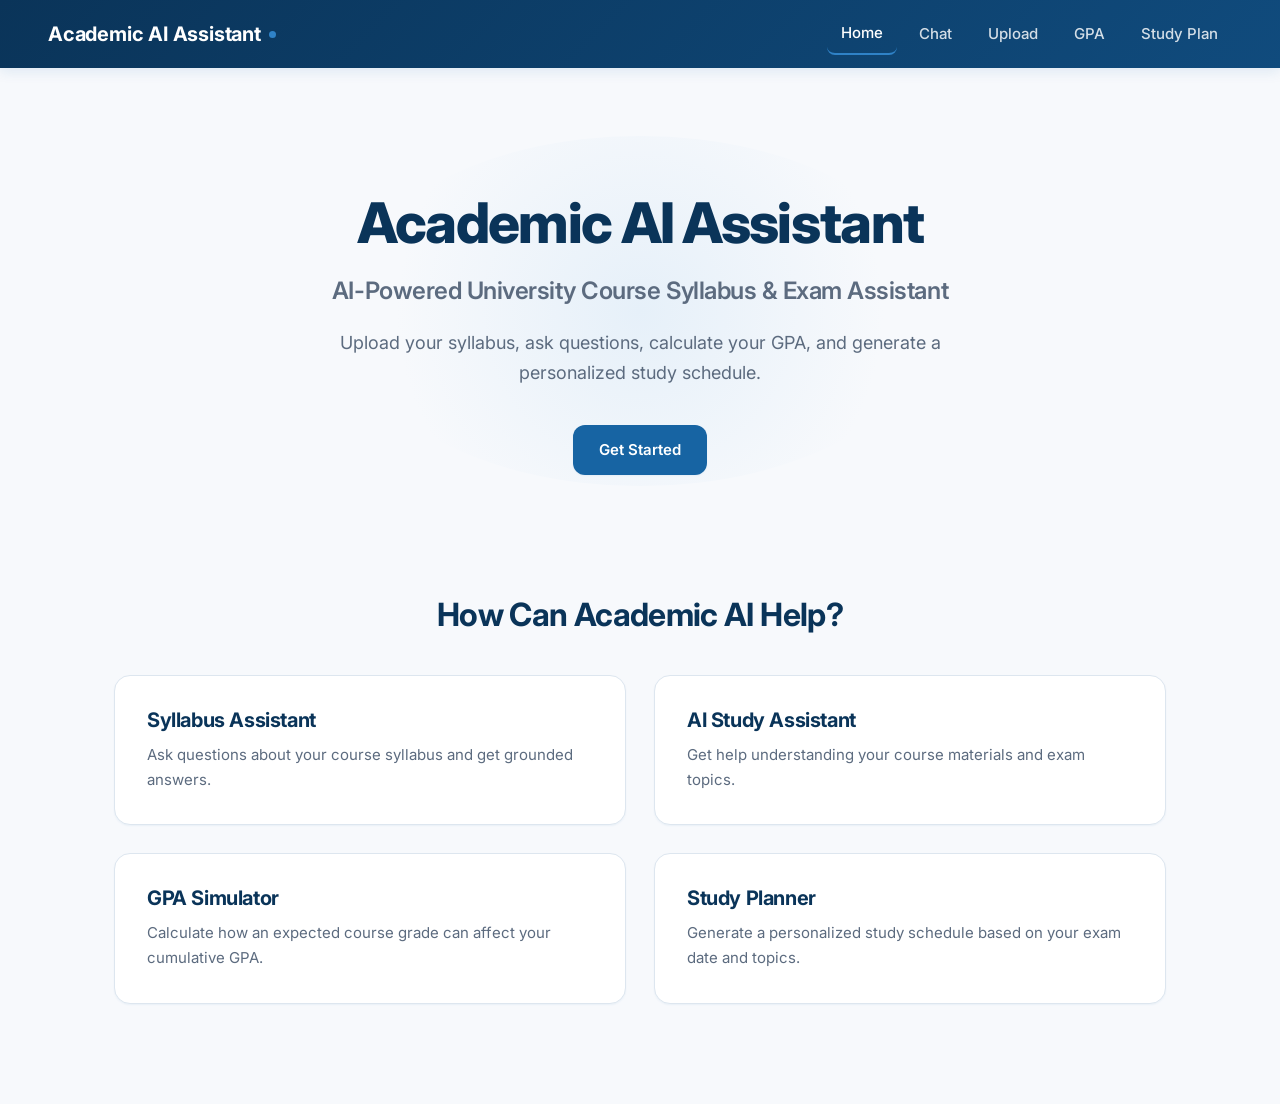
<file: frontend/index.html>
<!DOCTYPE html>
<html lang="en">

<head>
    <meta charset="UTF-8">
    <meta name="viewport" content="width=device-width, initial-scale=1.0">
    <meta name="theme-color" content="#1764a3">

    <title>Academic AI Assistant</title>

    <link rel="preconnect" href="https://fonts.googleapis.com">
    <link rel="preconnect" href="https://fonts.gstatic.com" crossorigin>
    <link href="https://fonts.googleapis.com/css2?family=Inter:wght@400;500;600;700;800&display=swap" rel="stylesheet">

    <link rel="stylesheet" href="css/style.css">
</head>

<body>
    <nav>
        <div class="logo">
            Academic AI Assistant
        </div>

        <ul>
            <li><a href="index.html" class="active">Home</a></li>
            <li><a href="pages/chat.html">Chat</a></li>
            <li><a href="pages/upload.html">Upload</a></li>
            <li><a href="pages/gpa.html">GPA</a></li>
            <li><a href="pages/study-plan.html">Study Plan</a></li>
        </ul>
    </nav>

    <div class="container">
        <h1>Academic AI Assistant</h1>

        <h2>
            AI-Powered University Course Syllabus & Exam Assistant
        </h2>

        <p>
            Upload your syllabus, ask questions, calculate your GPA,
            and generate a personalized study schedule.
        </p>

        <a href="pages/chat.html" class="primary-button">Get Started</a>
    </div>

    <section class="features">
        <h2>How Can Academic AI Help?</h2>

        <div class="feature-container">
            <div class="feature-card">
                <h3>Syllabus Assistant</h3>
                <p>
                    Ask questions about your course syllabus
                    and get grounded answers.
                </p>
            </div>

            <div class="feature-card">
                <h3>AI Study Assistant</h3>
                <p>
                    Get help understanding your course
                    materials and exam topics.
                </p>
            </div>

            <div class="feature-card">
                <h3>GPA Simulator</h3>
                <p>
                    Calculate how an expected course grade
                    can affect your cumulative GPA.
                </p>
            </div>

            <div class="feature-card">
                <h3>Study Planner</h3>
                <p>
                    Generate a personalized study schedule
                    based on your exam date and topics.
                </p>
            </div>
        </div>
    </section>
</body>

</html>
</file>
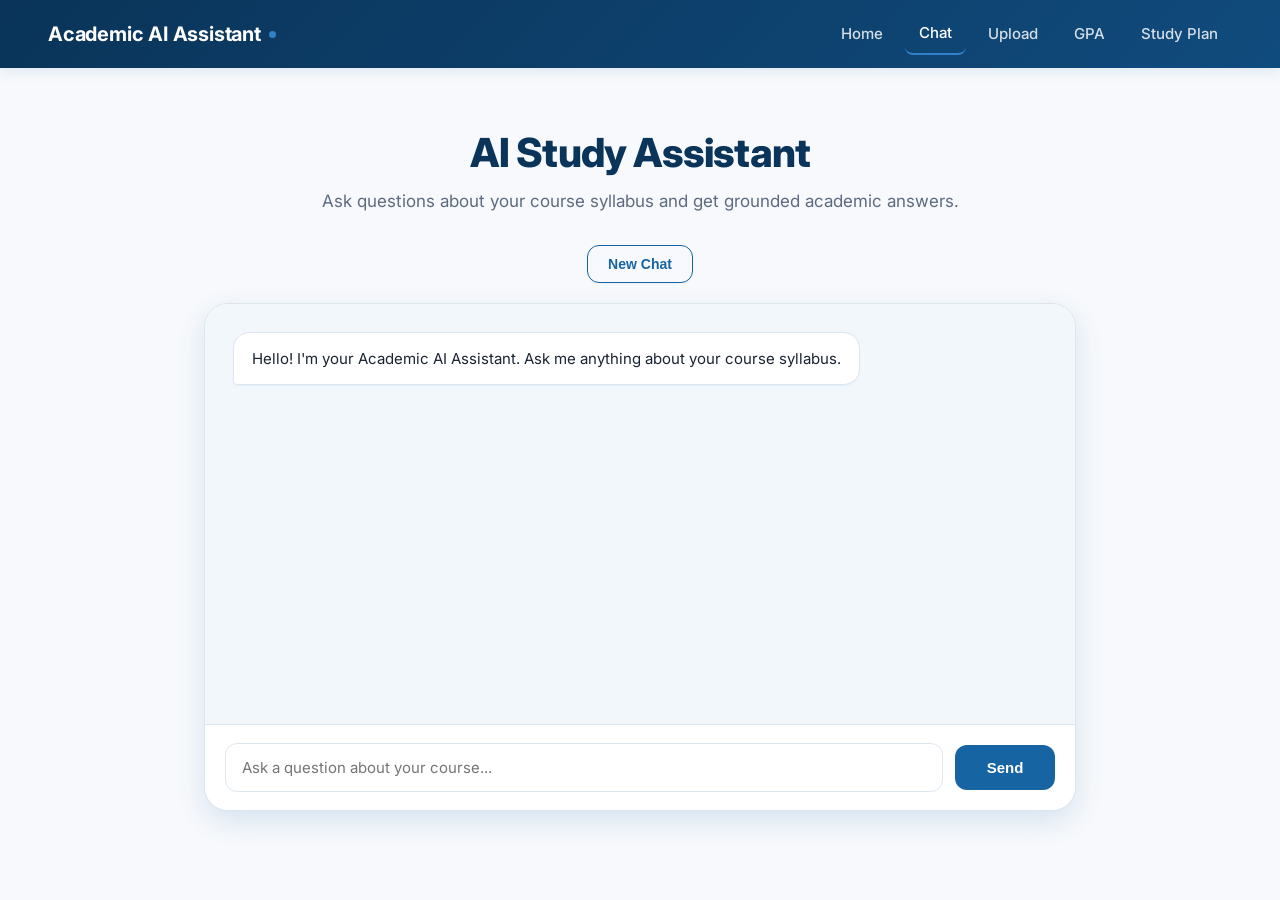
<file: frontend/pages/chat.html>
<!DOCTYPE html>
<html lang="en">

<head>
    <meta charset="UTF-8">
    <meta name="viewport" content="width=device-width, initial-scale=1.0">
    <meta name="theme-color" content="#1764a3">

    <title>AI Chat - Academic AI Assistant</title>

    <link rel="preconnect" href="https://fonts.googleapis.com">
    <link rel="preconnect" href="https://fonts.gstatic.com" crossorigin>
    <link href="https://fonts.googleapis.com/css2?family=Inter:wght@400;500;600;700;800&display=swap" rel="stylesheet">

    <link rel="stylesheet" href="../css/style.css">
</head>

<body>

    <nav>
        <div class="logo">
            Academic AI Assistant
        </div>

        <ul>
            <li><a href="../index.html">Home</a></li>
            <li><a href="chat.html" class="active">Chat</a></li>
            <li><a href="upload.html">Upload</a></li>
            <li><a href="gpa.html">GPA</a></li>
            <li><a href="study-plan.html">Study Plan</a></li>
        </ul>
    </nav>

    <main class="chat-page">

        <h1>AI Study Assistant</h1>

        <p class="chat-description">
            Ask questions about your course syllabus and get
            grounded academic answers.
        </p>

        <div class="chat-container">

            <div class="chat-messages">

                <div class="message assistant-message">
                    Hello! I'm your Academic AI Assistant.
                    Ask me anything about your course syllabus.
                </div>

            </div>

            <div class="chat-input-area">

                <input
                    type="text"
                    id="chat-input"
                    placeholder="Ask a question about your course..."
                >

                <button id="send-button">
                    Send
                </button>

            </div>

        </div>

    </main>
    <script src="../js/chat.js"></script>
</body>

</html>
</file>
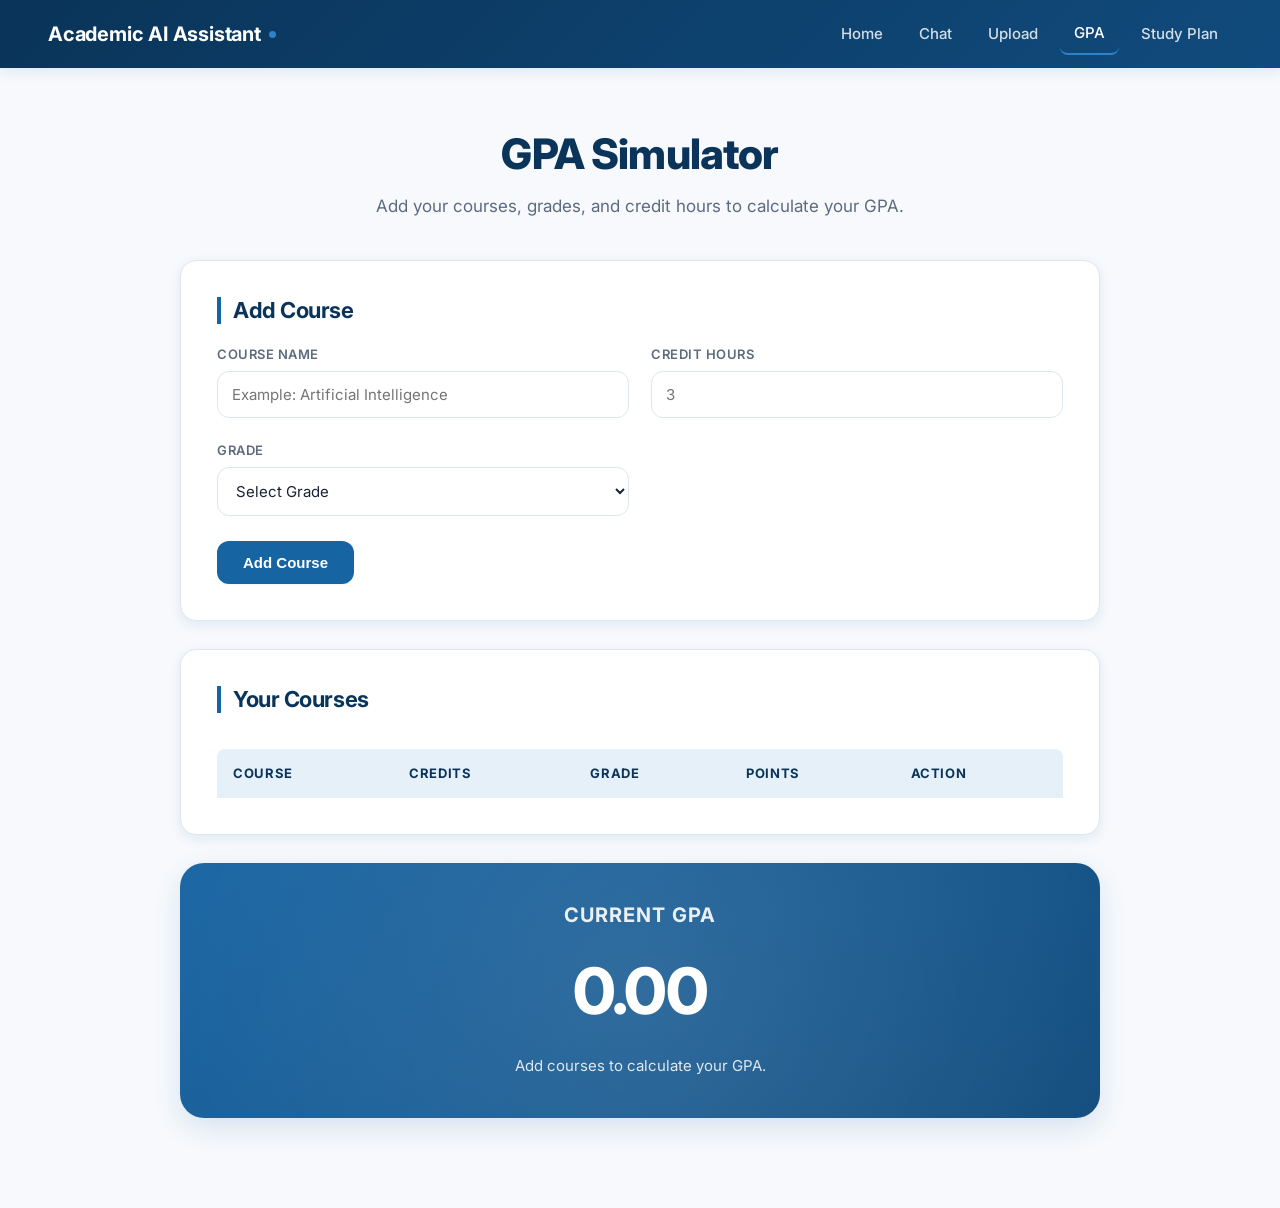
<file: frontend/pages/gpa.html>
<!DOCTYPE html>
<html lang="en">
<head>
    <meta charset="UTF-8">
    <meta name="viewport" content="width=device-width, initial-scale=1.0">
    <meta name="theme-color" content="#1764a3">

    <title>GPA Calculator - Academic AI Assistant</title>

    <link rel="preconnect" href="https://fonts.googleapis.com">
    <link rel="preconnect" href="https://fonts.gstatic.com" crossorigin>
    <link href="https://fonts.googleapis.com/css2?family=Inter:wght@400;500;600;700;800&display=swap" rel="stylesheet">

    <link rel="stylesheet" href="../css/style.css">
</head>

<body>

    <nav>
        <div class="logo">
            Academic AI Assistant
        </div>

        <ul>
            <li><a href="../index.html">Home</a></li>
            <li><a href="chat.html">Chat</a></li>
            <li><a href="upload.html">Upload</a></li>
            <li><a href="gpa.html" class="active">GPA</a></li>
            <li><a href="study-plan.html">Study Plan</a></li>
        </ul>
    </nav>

    <main class="page-container">

        <section class="page-header">

            <h1>GPA Simulator</h1>

            <p>
                Add your courses, grades, and credit hours to calculate
                your GPA.
            </p>

        </section>

        <section class="gpa-card">

            <h2>Add Course</h2>

            <div class="form-grid">

                <div class="form-group">

                    <label for="courseName">
                        Course Name
                    </label>

                    <input
                        type="text"
                        id="courseName"
                        placeholder="Example: Artificial Intelligence"
                    >

                </div>

                <div class="form-group">

                    <label for="creditHours">
                        Credit Hours
                    </label>

                    <input
                        type="number"
                        id="creditHours"
                        min="1"
                        max="10"
                        placeholder="3"
                    >

                </div>

                <div class="form-group">

                    <label for="grade">
                        Grade
                    </label>

                    <select id="grade">

                        <option value="">Select Grade</option>

                        <option value="A">A</option>
                        <option value="A-">A-</option>
                        <option value="B+">B+</option>
                        <option value="B">B</option>
                        <option value="B-">B-</option>
                        <option value="C+">C+</option>
                        <option value="C">C</option>
                        <option value="C-">C-</option>
                        <option value="D+">D+</option>
                        <option value="D">D</option>
                        <option value="F">F</option>

                    </select>

                </div>

            </div>

            <button
                type="button"
                id="addCourseButton"
                class="primary-button"
            >
                Add Course
            </button>

        </section>

        <section class="courses-card">

            <h2>Your Courses</h2>

            <div class="table-container">

                <table>

                    <thead>

                        <tr>
                            <th>Course</th>
                            <th>Credits</th>
                            <th>Grade</th>
                            <th>Points</th>
                            <th>Action</th>
                        </tr>

                    </thead>

                    <tbody id="courseTable">

                    </tbody>

                </table>

            </div>

        </section>

        <section class="gpa-result">

            <h2>Current GPA</h2>

            <div id="gpaValue">
                0.00
            </div>

            <p>
                Add courses to calculate your GPA.
            </p>

        </section>

    </main>

    <script src="../js/gpa.js"></script>

</body>
</html>
</file>
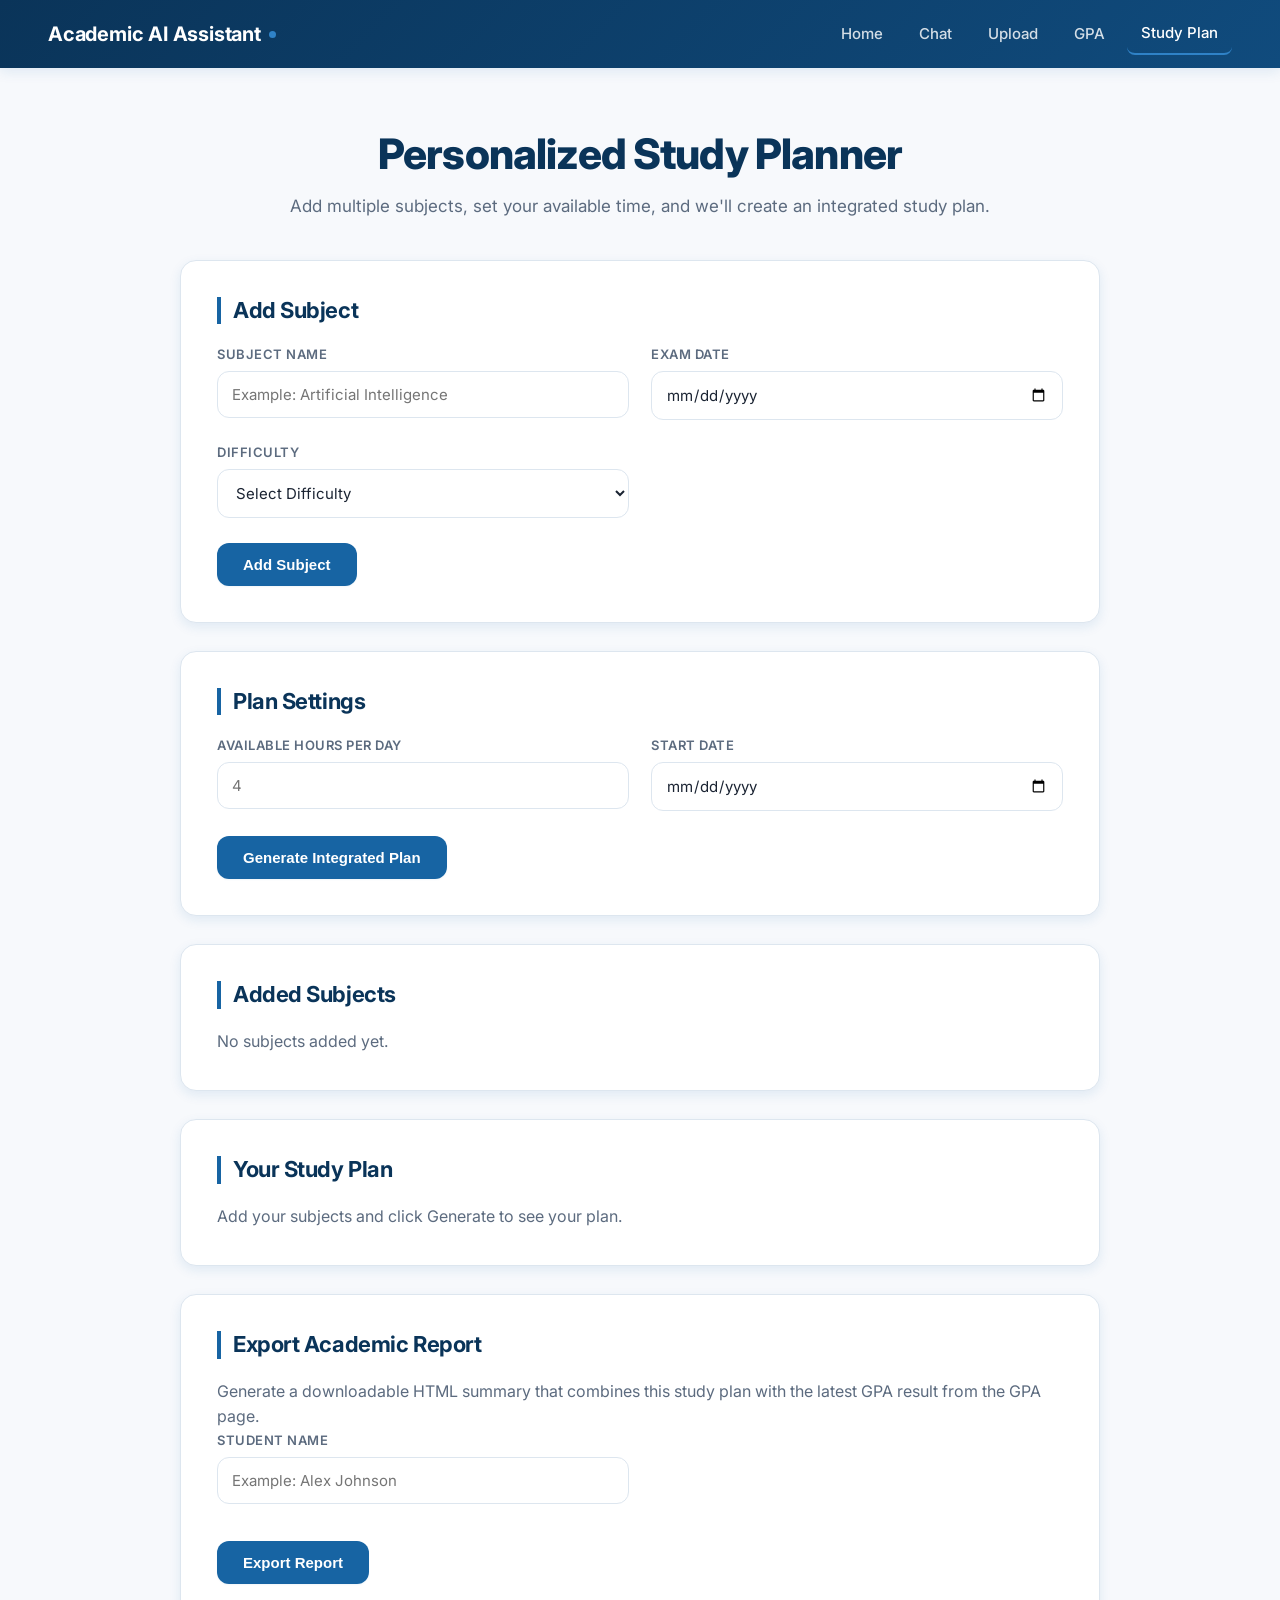
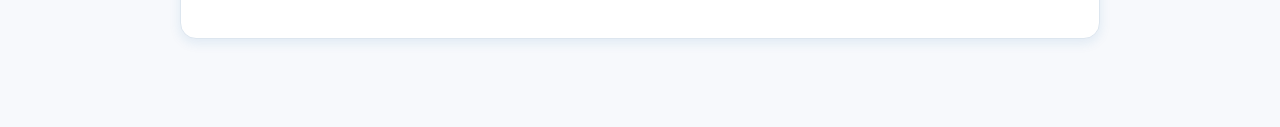
<file: frontend/pages/study-plan.html>
<!DOCTYPE html>
<html lang="en">
<head>
    <meta charset="UTF-8">
    <meta name="viewport" content="width=device-width, initial-scale=1.0">
    <meta name="theme-color" content="#1764a3">

    <title>Study Plan - Academic AI Assistant</title>

    <link rel="preconnect" href="https://fonts.googleapis.com">
    <link rel="preconnect" href="https://fonts.gstatic.com" crossorigin>
    <link href="https://fonts.googleapis.com/css2?family=Inter:wght@400;500;600;700;800&display=swap" rel="stylesheet">

    <link rel="stylesheet" href="../css/style.css">
</head>

<body>

    <nav>

        <div class="logo">
            Academic AI Assistant
        </div>

        <ul>
            <li><a href="../index.html">Home</a></li>
            <li><a href="chat.html">Chat</a></li>
            <li><a href="upload.html">Upload</a></li>
            <li><a href="gpa.html">GPA</a></li>
            <li><a href="study-plan.html" class="active">Study Plan</a></li>
        </ul>

    </nav>

    <main class="page-container">

        <section class="page-header">

            <h1>Personalized Study Planner</h1>

            <p>
                Add multiple subjects, set your available time, and we'll create an integrated study plan.
            </p>

        </section>

        <section class="study-card">

            <h2>Add Subject</h2>

            <div class="form-grid">

                <div class="form-group">
                    <label for="subject">Subject Name</label>
                    <input type="text" id="subject" placeholder="Example: Artificial Intelligence">
                </div>

                <div class="form-group">
                    <label for="examDate">Exam Date</label>
                    <input type="date" id="examDate">
                </div>

                <div class="form-group">
                    <label for="difficulty">Difficulty</label>
                    <select id="difficulty">
                        <option value="">Select Difficulty</option>
                        <option value="Easy">Easy</option>
                        <option value="Medium">Medium</option>
                        <option value="Hard">Hard</option>
                    </select>
                </div>

            </div>

            <button type="button" id="addSubjectButton" class="primary-button">
                Add Subject
            </button>

        </section>
        
        <section class="study-card">

            <h2>Plan Settings</h2>

            <div class="form-grid">
                <div class="form-group">
                    <label for="hours">Available Hours Per Day</label>
                    <input type="number" id="hours" min="1" max="24" placeholder="4">
                </div>

                <div class="form-group">
                    <label for="startDate">Start Date</label>
                    <input type="date" id="startDate">
                </div>
            </div>

            <button type="button" id="generateButton" class="primary-button">
                Generate Integrated Plan
            </button>

        </section>

        <section id="subjectsSection" class="study-card">
            <h2>Added Subjects</h2>
            <div id="subjectsList">
                <p>No subjects added yet.</p>
            </div>
        </section>

        <section id="scheduleSection" class="schedule-card">

            <h2>Your Study Plan</h2>

            <div id="scheduleResult">
                <p>Add your subjects and click Generate to see your plan.</p>
            </div>

        </section>

        <section class="study-card">
            <h2>Export Academic Report</h2>
            <p>
                Generate a downloadable HTML summary that combines this study plan
                with the latest GPA result from the GPA page.
            </p>
            <div class="form-grid">
                <div class="form-group">
                    <label for="studentName">Student Name</label>
                    <input type="text" id="studentName" placeholder="Example: Alex Johnson">
                </div>
            </div>
            <button type="button" id="exportReportButton" class="primary-button">
                Export Report
            </button>
            <p id="exportStatus" class="schedule-note"></p>
        </section>

    </main>

    <script src="../js/study-plan.js"></script>
    <script src="../js/report.js"></script>

</body>
</html>
</file>
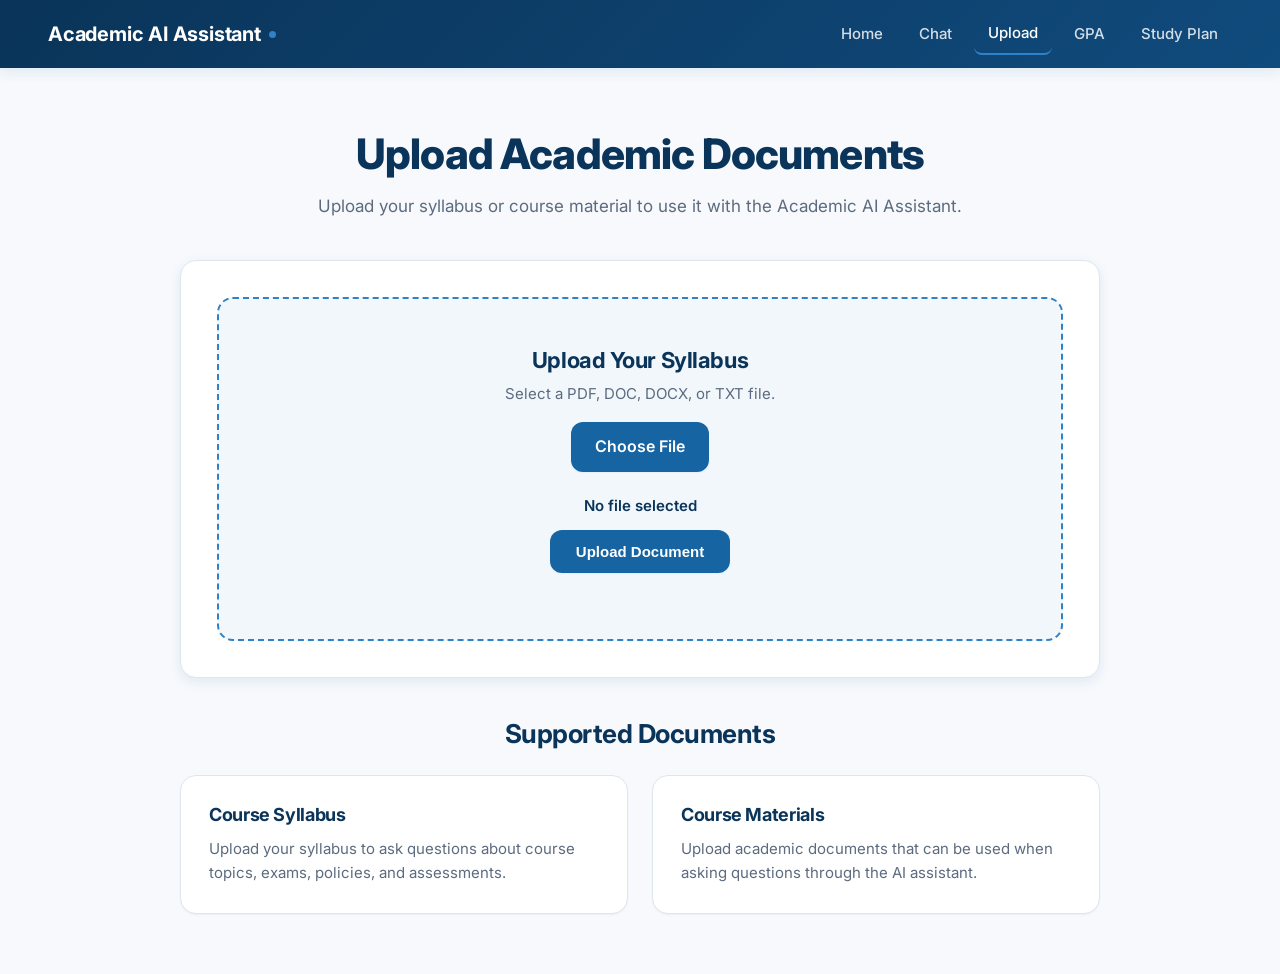
<file: frontend/pages/upload.html>
<!DOCTYPE html>
<html lang="en">
<head>
    <meta charset="UTF-8">
    <meta name="viewport" content="width=device-width, initial-scale=1.0">
    <meta name="theme-color" content="#1764a3">

    <title>Upload - Academic AI Assistant</title>

    <link rel="preconnect" href="https://fonts.googleapis.com">
    <link rel="preconnect" href="https://fonts.gstatic.com" crossorigin>
    <link href="https://fonts.googleapis.com/css2?family=Inter:wght@400;500;600;700;800&display=swap" rel="stylesheet">

    <link rel="stylesheet" href="../css/style.css">
</head>

<body>

    <nav>
        <div class="logo">
            Academic AI Assistant
        </div>

        <ul>
            <li><a href="../index.html">Home</a></li>
            <li><a href="chat.html">Chat</a></li>
            <li><a href="upload.html" class="active">Upload</a></li>
            <li><a href="gpa.html">GPA</a></li>
            <li><a href="study-plan.html">Study Plan</a></li>
        </ul>
    </nav>

    <main class="page-container">

        <section class="page-header">
            <h1>Upload Academic Documents</h1>

            <p>
                Upload your syllabus or course material to use it with
                the Academic AI Assistant.
            </p>
        </section>

        <section class="upload-card">

            <div class="upload-area">

                <h2>Upload Your Syllabus</h2>

                <p>
                    Select a PDF, DOC, DOCX, or TXT file.
                </p>

                <label for="fileInput" class="file-label">
                    Choose File
                </label>

                <input
                    type="file"
                    id="fileInput"
                    accept=".pdf,.doc,.docx,.txt"
                >

                <p id="fileName" class="file-name">
                    No file selected
                </p>

                <button
                    type="button"
                    id="uploadButton"
                    class="primary-button"
                >
                    Upload Document
                </button>

                <p id="uploadStatus" class="upload-status"></p>

            </div>

        </section>

        <section class="info-section">

            <h2>Supported Documents</h2>

            <div class="info-grid">

                <div class="info-card">
                    <h3>Course Syllabus</h3>
                    <p>
                        Upload your syllabus to ask questions about
                        course topics, exams, policies, and assessments.
                    </p>
                </div>

                <div class="info-card">
                    <h3>Course Materials</h3>
                    <p>
                        Upload academic documents that can be used
                        when asking questions through the AI assistant.
                    </p>
                </div>

            </div>

        </section>

    </main>

    <script src="../js/upload.js" defer></script>

</body>
</html>
</file>
<file: frontend/css/style.css>
@import url('https://fonts.googleapis.com/css2?family=Inter:wght@400;500;600;700;800&display=swap');

/* ==========================================================================
   Design System Variables & Palette
   ========================================================================== */
:root {
    /* Primary blues */
    --primary:        #1764a3;   /* main brand color */
    --primary-dark:   #104b7d;   /* hover / active */
    --primary-darker: #0a3459;   /* nav background, deep accents */
    --primary-light:  #2f82c7;   /* links, focus rings */
    --primary-lighter:#e6f0f9;   /* soft backgrounds, chips */
    --primary-subtle: #f2f7fc;   /* page section backgrounds */

    /* Neutrals */
    --bg:             #f7f9fc;   /* page background */
    --surface:        #ffffff;   /* cards */
    --border:         #dde6ef;   /* subtle borders */
    --text:           #1a2332;   /* primary text */
    --text-muted:     #5c6b7f;   /* secondary text */
    --text-inverse:   #ffffff;

    /* Accents */
    --success:        #16a34a;
    --warning:        #d97706;
    --danger:         #dc2626;

    /* Elevation */
    --shadow-sm: 0 1px 2px rgba(23, 100, 163, 0.06);
    --shadow-md: 0 4px 12px rgba(23, 100, 163, 0.10);
    --shadow-lg: 0 10px 28px rgba(23, 100, 163, 0.14);

    /* Radii */
    --radius-sm: 8px;
    --radius-md: 12px;
    --radius-lg: 16px;
    --radius-xl: 24px;

    /* Transitions */
    --transition: 180ms cubic-bezier(0.4, 0, 0.2, 1);
}

/* ==========================================================================
   Global Reset & Base
   ========================================================================== */
* {
    margin: 0;
    padding: 0;
    box-sizing: border-box;
}

html {
    scroll-behavior: smooth;
}

body {
    background-color: var(--bg);
    color: var(--text);
    font-family: 'Inter', system-ui, -apple-system, BlinkMacSystemFont, 'Segoe UI', Roboto, Oxygen, Ubuntu, Cantarell, sans-serif;
    font-weight: 400;
    line-height: 1.6;
    -webkit-font-smoothing: antialiased;
    -moz-osx-font-smoothing: grayscale;
}

::selection {
    background: var(--primary);
    color: var(--text-inverse);
}

h1, h2, h3, h4, h5, h6 {
    color: var(--primary-darker);
    font-weight: 700;
    letter-spacing: -0.02em;
    line-height: 1.25;
}

p {
    color: var(--text-muted);
}

a {
    color: var(--primary-light);
    transition: var(--transition);
}

/* ==========================================================================
   Navigation Bar
   ========================================================================== */
nav {
    display: flex;
    justify-content: space-between;
    align-items: center;
    background: linear-gradient(135deg, var(--primary-darker) 0%, var(--primary-dark) 100%);
    height: 68px;
    padding: 0 48px;
    position: sticky;
    top: 0;
    z-index: 100;
    box-shadow: var(--shadow-md);
}

.logo {
    color: var(--text-inverse);
    font-weight: 700;
    font-size: 20px;
    letter-spacing: -0.01em;
    display: flex;
    align-items: center;
}

.logo::after {
    content: '';
    display: inline-block;
    width: 7px;
    height: 7px;
    background: var(--primary-light);
    border-radius: 50%;
    margin-left: 8px;
}

nav ul {
    display: flex;
    list-style: none;
    align-items: center;
    gap: 8px;
}

nav ul li a {
    color: rgba(255, 255, 255, 0.82);
    text-decoration: none;
    font-weight: 500;
    font-size: 15px;
    padding: 8px 14px;
    border-radius: var(--radius-sm);
    transition: var(--transition);
    display: inline-block;
}

nav ul li a:hover {
    color: var(--text-inverse);
    background: rgba(255, 255, 255, 0.1);
    transform: translateY(-1px);
}

nav ul li a.active {
    color: var(--text-inverse);
    border-bottom: 2px solid var(--primary-light);
}

/* ==========================================================================
   Hero Section (.container)
   ========================================================================== */
.container {
    max-width: 800px;
    margin: 0 auto;
    padding: 120px 24px 80px;
    text-align: center;
    position: relative;
}

.container::before {
    content: '';
    position: absolute;
    top: 50%;
    left: 50%;
    transform: translate(-50%, -50%);
    width: 600px;
    height: 350px;
    background: radial-gradient(circle, var(--primary-lighter) 0%, rgba(247, 249, 252, 0) 70%);
    z-index: -1;
    pointer-events: none;
    border-radius: 50%;
}

.container h1 {
    font-size: 56px;
    font-weight: 800;
    color: var(--primary-darker);
    letter-spacing: -0.03em;
    margin-bottom: 16px;
}

.container h2 {
    font-size: 24px;
    font-weight: 600;
    color: var(--text-muted);
    margin-bottom: 20px;
    line-height: 1.4;
}

.container p {
    font-size: 18px;
    color: var(--text-muted);
    line-height: 1.7;
    max-width: 620px;
    margin: 0 auto 36px;
}

/* ==========================================================================
   Feature Cards (.features)
   ========================================================================== */
.features {
    max-width: 1100px;
    margin: 40px auto 100px;
    padding: 0 24px;
    text-align: center;
}

.features h2 {
    font-size: 32px;
    font-weight: 700;
    color: var(--primary-darker);
    margin-bottom: 40px;
}

.feature-container {
    display: grid;
    grid-template-columns: repeat(2, 1fr);
    gap: 28px;
}

.feature-card {
    background: var(--surface);
    padding: 32px;
    border-radius: var(--radius-lg);
    border: 1px solid var(--border);
    box-shadow: var(--shadow-sm);
    text-align: left;
    transition: var(--transition);
    position: relative;
}

.feature-card:hover {
    transform: translateY(-4px);
    box-shadow: var(--shadow-lg);
    border-color: var(--primary-light);
}

.feature-card h3 {
    font-size: 20px;
    font-weight: 700;
    color: var(--primary-darker);
    margin-bottom: 10px;
}

.feature-card p {
    font-size: 15px;
    color: var(--text-muted);
    line-height: 1.65;
}

/* ==========================================================================
   Chat Page (.chat-page)
   ========================================================================== */
.chat-page {
    max-width: 920px;
    margin: 60px auto;
    padding: 0 24px;
    text-align: center;
}

.chat-page h1 {
    font-size: 40px;
    font-weight: 800;
    color: var(--primary-darker);
    margin-bottom: 10px;
}

.chat-description {
    color: var(--text-muted);
    font-size: 17px;
    margin-bottom: 30px;
}

#new-chat-btn {
    background: transparent;
    border: 1.5px solid var(--primary);
    color: var(--primary);
    padding: 10px 20px;
    border-radius: var(--radius-md);
    font-weight: 600;
    font-size: 14px;
    margin-bottom: 20px;
    cursor: pointer;
    transition: var(--transition);
    display: inline-flex;
    align-items: center;
    gap: 6px;
}

#new-chat-btn:hover {
    background: var(--primary);
    color: var(--text-inverse);
    box-shadow: var(--shadow-md);
    transform: translateY(-1px);
}

.chat-container {
    background: var(--surface);
    border-radius: var(--radius-xl);
    box-shadow: var(--shadow-lg);
    border: 1px solid var(--border);
    overflow: hidden;
    text-align: left;
}

.chat-messages {
    min-height: 420px;
    max-height: 600px;
    overflow-y: auto;
    padding: 28px;
    background: var(--primary-subtle);
    display: flex;
    flex-direction: column;
    gap: 14px;
}

.message {
    max-width: 78%;
    padding: 14px 18px;
    font-size: 15px;
    line-height: 1.55;
    animation: fadeIn 200ms ease-out;
    word-break: break-word;
}

.user-message {
    align-self: flex-end;
    background: var(--primary);
    color: var(--text-inverse);
    border-radius: 16px 16px 4px 16px;
    margin-left: auto;
    box-shadow: var(--shadow-sm);
}

.assistant-message {
    align-self: flex-start;
    background: var(--surface);
    color: var(--text);
    border: 1px solid var(--border);
    border-radius: 16px 16px 16px 4px;
    margin-right: auto;
    box-shadow: var(--shadow-sm);
}

@keyframes fadeIn {
    from {
        opacity: 0;
        transform: translateY(6px);
    }
    to {
        opacity: 1;
        transform: none;
    }
}

.chat-input-area {
    display: flex;
    gap: 12px;
    padding: 18px 20px;
    background: var(--surface);
    border-top: 1px solid var(--border);
    align-items: center;
}

.chat-input-area input {
    flex: 1;
    padding: 14px 16px;
    border: 1.5px solid var(--border);
    border-radius: var(--radius-md);
    font-size: 15px;
    font-family: inherit;
    color: var(--text);
    background: var(--surface);
    transition: var(--transition);
}

.chat-input-area input:focus {
    border-color: var(--primary);
    box-shadow: 0 0 0 3px rgba(23, 100, 163, 0.15);
    outline: none;
}

.chat-input-area button {
    background: var(--primary);
    color: var(--text-inverse);
    padding: 14px 28px;
    border: none;
    border-radius: var(--radius-md);
    font-weight: 600;
    font-size: 15px;
    min-width: 100px;
    cursor: pointer;
    transition: var(--transition);
}

.chat-input-area button:hover {
    background: var(--primary-dark);
    transform: translateY(-1px);
    box-shadow: var(--shadow-md);
}

/* ==========================================================================
   Page Container & Standard Cards
   ========================================================================== */
.page-container {
    width: 90%;
    max-width: 960px;
    margin: 0 auto;
    padding: 60px 20px;
}

.page-header {
    text-align: center;
    margin-bottom: 40px;
}

.page-header h1 {
    font-size: 42px;
    font-weight: 800;
    color: var(--primary-darker);
    margin-bottom: 12px;
}

.page-header p {
    font-size: 17px;
    color: var(--text-muted);
}

.upload-card,
.gpa-card,
.courses-card,
.study-card,
.schedule-card {
    background: var(--surface);
    border-radius: var(--radius-lg);
    padding: 36px;
    margin-bottom: 28px;
    box-shadow: var(--shadow-md);
    border: 1px solid var(--border);
}

.upload-card h2,
.gpa-card h2,
.courses-card h2,
.study-card h2,
.schedule-card h2 {
    font-size: 22px;
    font-weight: 700;
    color: var(--primary-darker);
    margin-bottom: 20px;
    border-left: 4px solid var(--primary);
    padding-left: 12px;
}

/* ==========================================================================
   Upload Area (.upload-area)
   ========================================================================== */
.upload-area {
    text-align: center;
    padding: 48px 24px;
    border: 2px dashed var(--primary-light);
    border-radius: var(--radius-lg);
    background: var(--primary-subtle);
    transition: var(--transition);
}

.upload-area:hover {
    border-color: var(--primary);
    background: var(--primary-lighter);
}

.upload-area h2 {
    border-left: none;
    padding-left: 0;
    margin-bottom: 8px;
}

.upload-area p {
    color: var(--text-muted);
    font-size: 15px;
}

#fileInput {
    display: none;
}

.file-label {
    display: inline-block;
    background: var(--primary);
    color: var(--text-inverse);
    padding: 12px 24px;
    border-radius: var(--radius-md);
    font-weight: 600;
    cursor: pointer;
    margin: 16px 0 10px;
    transition: var(--transition);
    box-shadow: var(--shadow-sm);
}

.file-label:hover {
    background: var(--primary-dark);
    transform: translateY(-1px);
    box-shadow: var(--shadow-md);
}

.file-name {
    font-weight: 600;
    margin: 12px 0;
    color: var(--primary-darker) !important;
}

.upload-status {
    margin-top: 18px;
    font-weight: 600;
    font-size: 15px;
}

.upload-status.success {
    color: var(--success);
}

.upload-status.error {
    color: var(--danger);
}

.upload-status.loading {
    color: var(--primary);
}

/* ==========================================================================
   Info Cards (.info-section)
   ========================================================================== */
.info-section {
    margin-top: 40px;
}

.info-section > h2 {
    text-align: center;
    margin-bottom: 25px;
    font-size: 26px;
}

.info-grid {
    display: grid;
    grid-template-columns: repeat(2, 1fr);
    gap: 24px;
}

.info-card {
    background: var(--surface);
    padding: 28px;
    border-radius: var(--radius-lg);
    border: 1px solid var(--border);
    box-shadow: var(--shadow-sm);
}

.info-card h3 {
    font-size: 18px;
    font-weight: 700;
    color: var(--primary-darker);
    margin-bottom: 10px;
}

.info-card p {
    color: var(--text-muted);
    font-size: 15px;
    line-height: 1.6;
}

/* ==========================================================================
   Forms (.form-grid, .form-group)
   ========================================================================== */
.form-grid {
    display: grid;
    grid-template-columns: repeat(2, 1fr);
    gap: 22px;
    margin-bottom: 25px;
}

.form-group {
    display: flex;
    flex-direction: column;
}

.form-group label {
    font-size: 13px;
    font-weight: 600;
    color: var(--text-muted);
    text-transform: uppercase;
    letter-spacing: 0.04em;
    margin-bottom: 6px;
}

.form-group input,
.form-group select {
    padding: 13px 14px;
    border: 1.5px solid var(--border);
    border-radius: var(--radius-md);
    font-size: 15px;
    background: var(--surface);
    color: var(--text);
    font-family: inherit;
    transition: var(--transition);
}

.form-group input:focus,
.form-group select:focus {
    border-color: var(--primary);
    box-shadow: 0 0 0 3px rgba(23, 100, 163, 0.15);
    outline: none;
}

/* ==========================================================================
   Buttons
   ========================================================================== */
.primary-button {
    background: var(--primary);
    color: var(--text-inverse);
    padding: 13px 26px;
    border: none;
    border-radius: var(--radius-md);
    font-weight: 600;
    font-size: 15px;
    box-shadow: var(--shadow-sm);
    transition: var(--transition);
    cursor: pointer;
    text-decoration: none;
    display: inline-block;
}

.primary-button:hover {
    background: var(--primary-dark);
    transform: translateY(-1px);
    box-shadow: var(--shadow-md);
}

.primary-button:active {
    transform: translateY(0);
}

#exportReportButton {
    margin-top: 12px;
}

#subjectsList .schedule-item {
    display: flex;
    justify-content: space-between;
    align-items: center;
    gap: 12px;
}

.delete-button {
    background: var(--danger);
    color: var(--text-inverse);
    padding: 7px 14px;
    border: none;
    border-radius: var(--radius-sm);
    font-size: 13px;
    font-weight: 600;
    cursor: pointer;
    transition: var(--transition);
}

.delete-button:hover {
    background: #b91c1c;
    transform: translateY(-1px);
}

/* ==========================================================================
   Tables
   ========================================================================== */
.table-container {
    overflow-x: auto;
}

table {
    width: 100%;
    border-collapse: collapse;
    margin-top: 16px;
}

th {
    background: var(--primary-lighter);
    color: var(--primary-darker);
    font-weight: 700;
    padding: 14px 16px;
    text-align: left;
    font-size: 13px;
    text-transform: uppercase;
    letter-spacing: 0.05em;
}

th:first-child {
    border-top-left-radius: var(--radius-sm);
}

th:last-child {
    border-top-right-radius: var(--radius-sm);
}

td {
    padding: 14px 16px;
    border-bottom: 1px solid var(--border);
    font-size: 15px;
    color: var(--text);
}

tr:hover td {
    background: var(--primary-subtle);
}

/* ==========================================================================
   GPA Result Card (.gpa-result)
   ========================================================================== */
.gpa-result {
    background: linear-gradient(135deg, var(--primary) 0%, var(--primary-dark) 100%);
    color: var(--text-inverse);
    border-radius: var(--radius-xl);
    padding: 40px;
    text-align: center;
    box-shadow: var(--shadow-lg);
    margin-bottom: 30px;
    position: relative;
    overflow: hidden;
}

.gpa-result::before {
    content: '';
    position: absolute;
    top: -50%;
    left: -50%;
    width: 200%;
    height: 200%;
    background: radial-gradient(circle, rgba(255,255,255,0.12) 0%, transparent 60%);
    pointer-events: none;
}

.gpa-result h2 {
    color: var(--text-inverse);
    border-left: none;
    padding-left: 0;
    font-size: 20px;
    text-transform: uppercase;
    letter-spacing: 0.05em;
    opacity: 0.9;
}

#gpaValue {
    font-size: 64px;
    font-weight: 800;
    letter-spacing: -0.03em;
    margin: 12px 0;
    color: var(--text-inverse);
}

.gpa-result p {
    color: rgba(255, 255, 255, 0.85);
    font-size: 15px;
    margin-bottom: 0;
}

/* ==========================================================================
   Schedule Cards
   ========================================================================== */
.schedule-summary {
    background: var(--primary-lighter);
    border-radius: var(--radius-md);
    padding: 20px;
    margin-bottom: 20px;
    border-left: 4px solid var(--primary);
}

.schedule-summary h3 {
    font-size: 18px;
    font-weight: 700;
    color: var(--primary-darker);
    margin-bottom: 6px;
}

.schedule-summary p {
    color: var(--text);
    margin: 4px 0;
    font-size: 14px;
}

.schedule-list {
    display: flex;
    flex-direction: column;
    gap: 12px;
}

.schedule-item {
    background: var(--surface);
    border: 1px solid var(--border);
    border-left: 4px solid var(--primary);
    border-radius: var(--radius-md);
    padding: 16px 20px;
    margin-bottom: 6px;
    box-shadow: var(--shadow-sm);
    transition: var(--transition);
}

.schedule-item:hover {
    box-shadow: var(--shadow-md);
    transform: translateX(2px);
}

.schedule-item strong {
    color: var(--primary-darker);
    font-weight: 700;
    font-size: 16px;
}

.schedule-item p {
    color: var(--text-muted);
    margin-top: 4px;
    font-size: 14px;
}

.schedule-item span {
    color: var(--primary);
    font-weight: 600;
}

.schedule-note {
    margin-top: 18px;
    color: var(--text-muted);
    font-size: 14px;
    font-style: italic;
}

/* ==========================================================================
   Scrollbars
   ========================================================================== */
::-webkit-scrollbar {
    width: 10px;
    height: 10px;
}

::-webkit-scrollbar-track {
    background: var(--primary-subtle);
}

::-webkit-scrollbar-thumb {
    background: var(--primary-light);
    border-radius: 10px;
    border: 2px solid var(--primary-subtle);
}

::-webkit-scrollbar-thumb:hover {
    background: var(--primary);
}

/* ==========================================================================
   Accessibility & Focus States
   ========================================================================== */
:focus-visible {
    outline: 2px solid var(--primary-light);
    outline-offset: 2px;
}

@media (prefers-reduced-motion: reduce) {
    *, *::before, *::after {
        animation-duration: 0.01ms !important;
        animation-iteration-count: 1 !important;
        transition-duration: 0.01ms !important;
        scroll-behavior: auto !important;
    }
}

/* ==========================================================================
   Responsive Breakpoints
   ========================================================================== */
@media (max-width: 900px) {
    .container h1 {
        font-size: 40px;
    }

    .feature-container {
        grid-template-columns: 1fr;
    }
}

@media (max-width: 768px) {
    nav {
        padding: 0 24px;
    }

    nav ul {
        gap: 4px;
    }

    nav ul li a {
        padding: 6px 10px;
        font-size: 14px;
    }
}

@media (max-width: 700px) {
    nav {
        padding: 0 16px;
        height: auto;
        min-height: 60px;
        flex-direction: column;
        gap: 12px;
        padding-top: 12px;
        padding-bottom: 12px;
    }

    .container {
        padding: 80px 20px 50px;
    }

    .container h1 {
        font-size: 34px;
    }

    .page-container {
        width: 94%;
        padding: 40px 12px;
    }

    .page-header h1 {
        font-size: 32px;
    }

    .form-grid {
        grid-template-columns: 1fr;
    }

    .info-grid {
        grid-template-columns: 1fr;
    }

    .chat-page {
        margin: 30px auto;
        padding: 0 14px;
    }

    .chat-input-area {
        flex-direction: column;
    }

    .chat-input-area button {
        width: 100%;
    }

    .message {
        max-width: 90%;
    }

    #gpaValue {
        font-size: 48px;
    }
}

@media (max-width: 375px) {
    .container h1 {
        font-size: 28px;
    }

    .logo {
        font-size: 18px;
    }

    .primary-button {
        width: 100%;
        text-align: center;
    }
}
</file>
